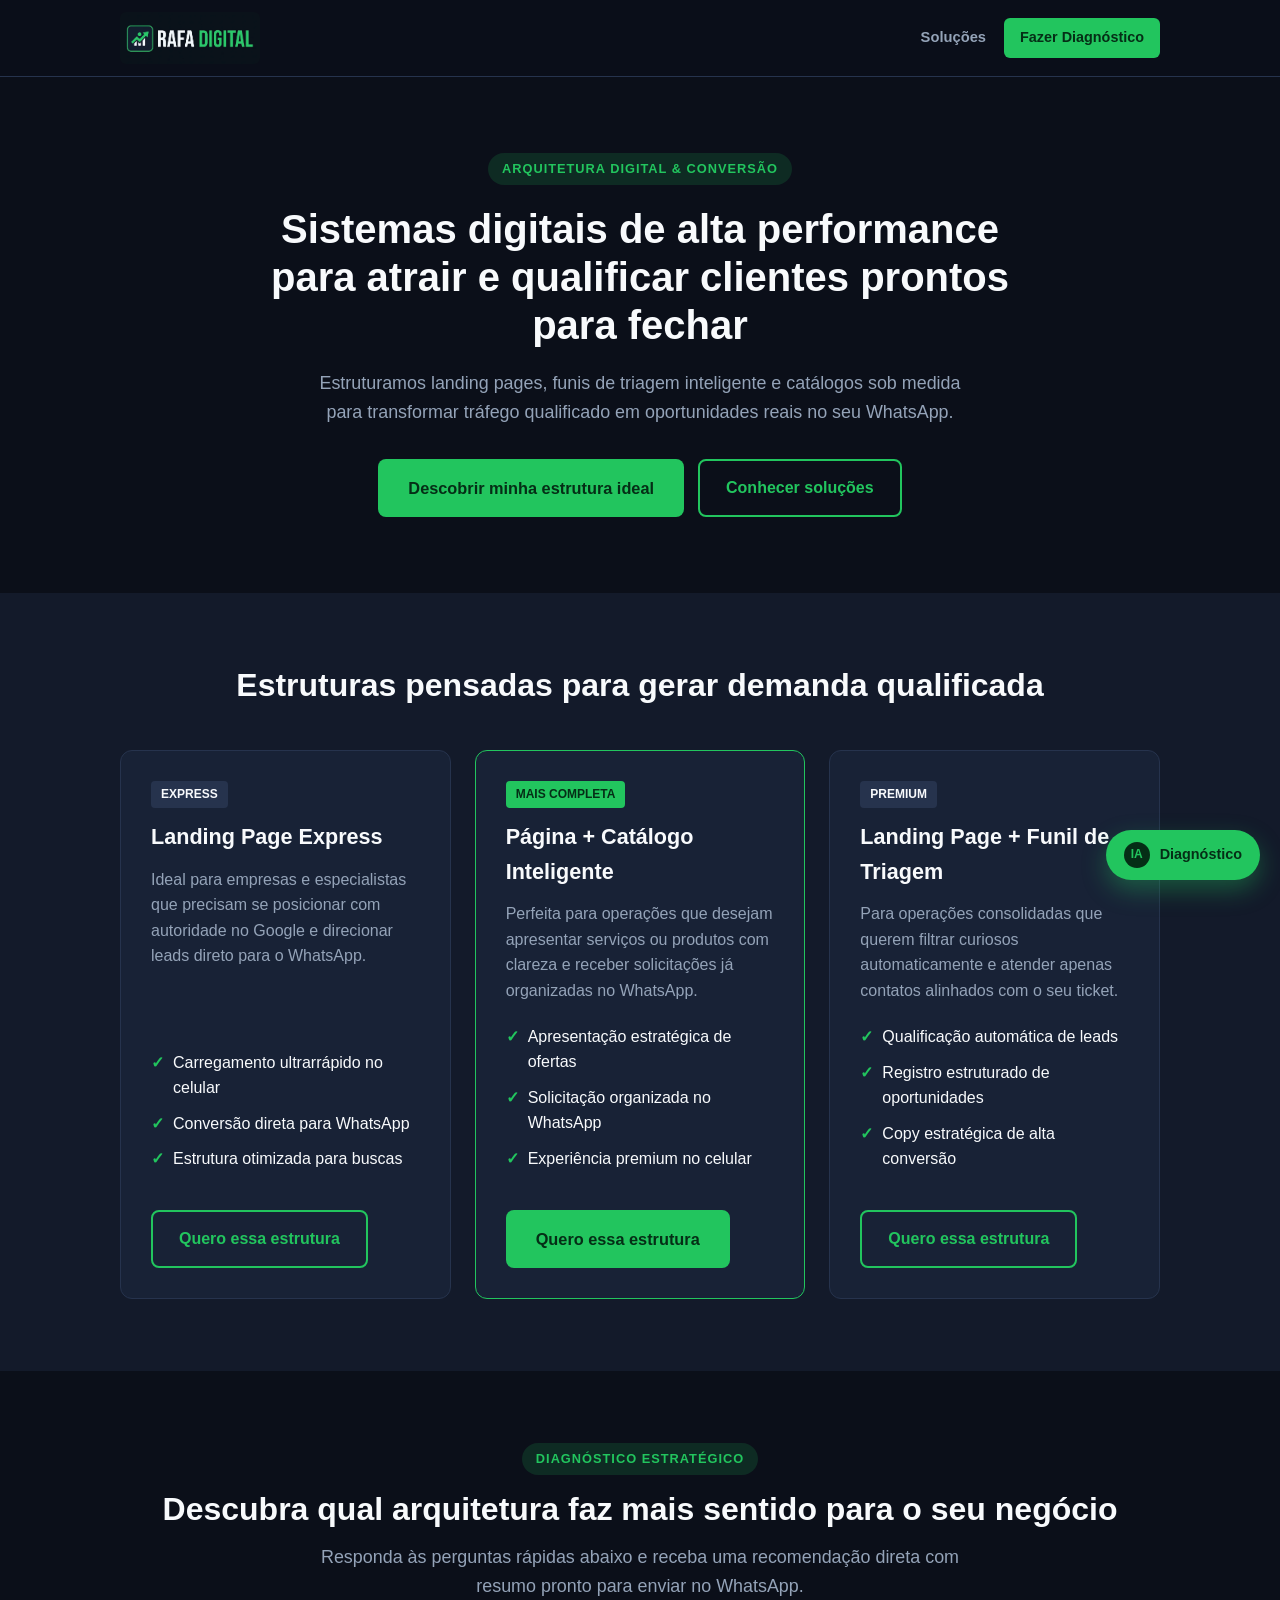
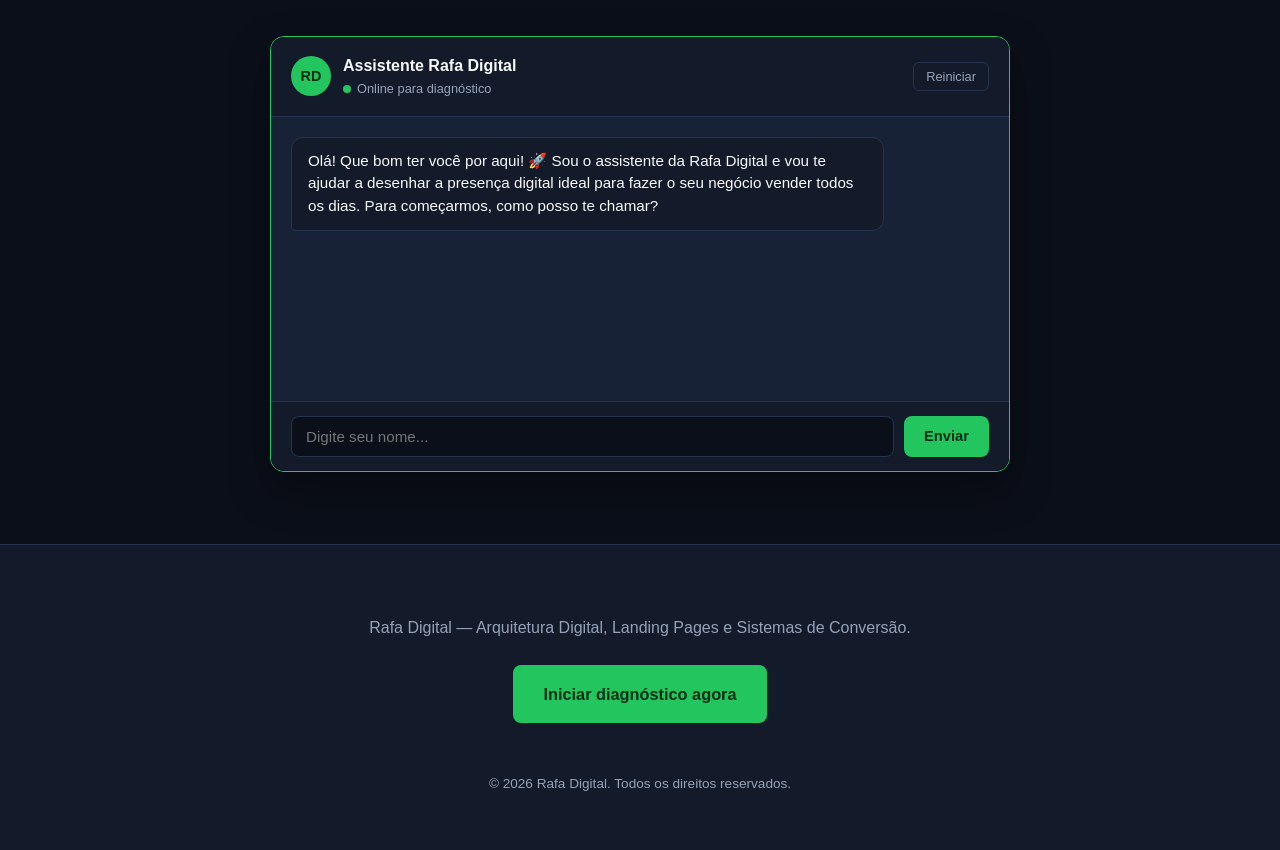
<file: index.html>
<!DOCTYPE html>
<html lang="pt-BR">
<head>
  <meta charset="UTF-8">
  <meta name="viewport" content="width=device-width, initial-scale=1.0">
  <title>Rafa Digital | Arquitetura Digital & Sistemas de Conversão</title>
  <meta name="description" content="Estruturamos ecossistemas digitais com landing pages de alta performance e triagem inteligente para atrair e qualificar clientes prontos para fechar.">
  <link rel="canonical" href="https://rafaassessoriadigital.github.io/rafaassessoriadigital/">

  <!-- Ícone da aba do navegador (Favicon) -->
  <link rel="icon" type="image/png" href="logo.png">

  <!-- Open Graph / WhatsApp / Redes Sociais -->
  <meta property="og:type" content="website">
  <meta property="og:locale" content="pt_BR">
  <meta property="og:site_name" content="Rafa Digital">
  <meta property="og:url" content="https://rafaassessoriadigital.github.io/rafaassessoriadigital/">
  <meta property="og:title" content="Rafa Digital | Arquitetura Digital & Sistemas de Conversão">
  <meta property="og:description" content="Estruturamos ecossistemas digitais com landing pages de alta performance e triagem inteligente para atrair e qualificar clientes prontos para fechar.">
  <meta property="og:image" content="https://rafaassessoriadigital.github.io/rafaassessoriadigital/logo.png?v=2">
  <meta property="og:image:secure_url" content="https://rafaassessoriadigital.github.io/rafaassessoriadigital/logo.png?v=2">
  <meta property="og:image:type" content="image/png">
  <meta property="og:image:width" content="1200">
  <meta property="og:image:height" content="675">
  <meta property="og:image:alt" content="Logotipo Rafa Digital">

  <!-- Twitter / X -->
  <meta name="twitter:card" content="summary_large_image">
  <meta name="twitter:title" content="Rafa Digital | Arquitetura Digital & Sistemas de Conversão">
  <meta name="twitter:description" content="Estruturamos ecossistemas digitais com landing pages de alta performance e triagem inteligente para atrair e qualificar clientes prontos para fechar.">
  <meta name="twitter:image" content="https://rafaassessoriadigital.github.io/rafaassessoriadigital/logo.png?v=2">

  <link rel="stylesheet" href="style.css">

  <!-- Dados Estruturados para o Google (JSON-LD) -->
  <script type="application/ld+json">
  {
    "@context": "https://schema.org",
    "@type": "ProfessionalService",
    "name": "Rafa Digital",
    "url": "https://rafaassessoriadigital.github.io/rafaassessoriadigital/",
    "logo": "https://rafaassessoriadigital.github.io/rafaassessoriadigital/logo.png",
    "image": "https://rafaassessoriadigital.github.io/rafaassessoriadigital/logo.png",
    "description": "Arquitetura digital, landing pages de alta performance e sistemas de triagem inteligente integrados ao WhatsApp para atrair e qualificar clientes.",
    "telephone": "+55-41-98868-5625",
    "areaServed": [
      { "@type": "City", "name": "Pinhais" },
      { "@type": "City", "name": "Curitiba" },
      { "@type": "Country", "name": "Brasil" }
    ],
    "priceRange": "$$$"
  }
  </script>
</head>
<body>
  <header class="topo">
    <div class="container flex-topo">
      <a href="#" class="logo">
        <img src="logo.png" alt="Rafa Digital" class="logo-img">
      </a>
      <nav class="topo-acoes">
        <a href="#modelos" class="link-topo">Soluções</a>
        <a href="#triagem-ia" class="btn-pequeno" data-origem="topo">Fazer Diagnóstico</a>
      </nav>
    </div>
  </header>

  <main>
    <section class="hero">
      <div class="container">
        <span class="tag">ARQUITETURA DIGITAL & CONVERSÃO</span>
        <h1>Sistemas digitais de alta performance para atrair e qualificar clientes prontos para fechar</h1>
        <p class="subtitulo">
          Estruturamos landing pages, funis de triagem inteligente e catálogos sob medida para transformar tráfego qualificado em oportunidades reais no seu WhatsApp.
        </p>
        <div class="hero-botoes">
          <a href="#triagem-ia" class="btn-principal" data-origem="hero_principal">Descobrir minha estrutura ideal</a>
          <a href="#modelos" class="btn-secundario">Conhecer soluções</a>
        </div>
      </div>
    </section>

    <section id="modelos" class="secao-escura">
      <div class="container">
        <h2>Estruturas pensadas para gerar demanda qualificada</h2>
        <div class="grid-3">
          <div class="card">
            <span class="badge-sec">EXPRESS</span>
            <h3>Landing Page Express</h3>
            <p>Ideal para empresas e especialistas que precisam se posicionar com autoridade no Google e direcionar leads direto para o WhatsApp.</p>
            <ul>
              <li>Carregamento ultrarrápido no celular</li>
              <li>Conversão direta para WhatsApp</li>
              <li>Estrutura otimizada para buscas</li>
            </ul>
            <a href="#triagem-ia" class="btn-secundario" data-origem="card_express">Quero essa estrutura</a>
          </div>

          <div class="card destaque">
            <span class="badge">MAIS COMPLETA</span>
            <h3>Página + Catálogo Inteligente</h3>
            <p>Perfeita para operações que desejam apresentar serviços ou produtos com clareza e receber solicitações já organizadas no WhatsApp.</p>
            <ul>
              <li>Apresentação estratégica de ofertas</li>
              <li>Solicitação organizada no WhatsApp</li>
              <li>Experiência premium no celular</li>
            </ul>
            <a href="#triagem-ia" class="btn-principal" data-origem="card_catalogo">Quero essa estrutura</a>
          </div>

          <div class="card">
            <span class="badge-sec">PREMIUM</span>
            <h3>Landing Page + Funil de Triagem</h3>
            <p>Para operações consolidadas que querem filtrar curiosos automaticamente e atender apenas contatos alinhados com o seu ticket.</p>
            <ul>
              <li>Qualificação automática de leads</li>
              <li>Registro estruturado de oportunidades</li>
              <li>Copy estratégica de alta conversão</li>
            </ul>
            <a href="#triagem-ia" class="btn-secundario" data-origem="card_premium">Quero essa estrutura</a>
          </div>
        </div>
      </div>
    </section>

    <section id="triagem-ia" class="secao">
      <div class="container">
        <div class="secao-cabecalho">
          <span class="tag">DIAGNÓSTICO ESTRATÉGICO</span>
          <h2>Descubra qual arquitetura faz mais sentido para o seu negócio</h2>
          <p class="subtitulo">Responda às perguntas rápidas abaixo e receba uma recomendação direta com resumo pronto para enviar no WhatsApp.</p>
        </div>

        <div class="chat-wrapper">
          <div class="chat-header">
            <div class="chat-avatar">RD</div>
            <div>
              <strong>Assistente Rafa Digital</strong>
              <span class="chat-status"><span class="status-dot"></span> Online para diagnóstico</span>
            </div>
            <button type="button" id="btn-reset-chat" class="btn-reset-chat">Reiniciar</button>
          </div>

          <div id="chat-mensagens" class="chat-mensagens" aria-live="polite"></div>
          <div id="chat-opcoes" class="chat-opcoes"></div>

          <form id="chat-form" class="chat-input-form">
            <input type="text" id="chat-input" placeholder="Digite sua resposta..." autocomplete="off">
            <button type="submit" class="btn-enviar-chat">Enviar</button>
          </form>
        </div>
      </div>
    </section>
  </main>

  <footer class="rodape">
    <div class="container">
      <p>Rafa Digital — Arquitetura Digital, Landing Pages e Sistemas de Conversão.</p>
      <a href="#triagem-ia" class="btn-principal" data-origem="rodape">Iniciar diagnóstico agora</a>
      <p class="copy">© 2026 Rafa Digital. Todos os direitos reservados.</p>
    </div>
  </footer>

  <a href="#triagem-ia" class="fab-ia" data-origem="botao_flutuante" aria-label="Ir para o diagnóstico">
    <span class="fab-icon">IA</span>
    <span class="fab-texto">Diagnóstico</span>
  </a>

  <script src="script.js"></script>
</body>
</html>
</file>
<file: style.css>
:root {
  --bg-principal: #0b0f19;
  --bg-secundario: #131a2a;
  --card-bg: #182236;
  --cor-destaque: #22c55e;
  --cor-destaque-hover: #16a34a;
  --texto-principal: #f8fafc;
  --texto-secundario: #94a3b8;
  --borda: #26334d;
}

*,
*::before,
*::after {
  margin: 0;
  padding: 0;
  box-sizing: border-box;
  font-family: 'Segoe UI', Tahoma, Geneva, Verdana, sans-serif;
}

html {
  scroll-behavior: smooth;
}

body {
  background-color: var(--bg-principal);
  color: var(--texto-principal);
  line-height: 1.6;
  overflow-x: hidden;
}

.container {
  max-width: 1080px;
  margin: 0 auto;
  padding: 0 20px;
}

/* Cabeçalho Compacto no Topo */
.topo {
  background-color: rgba(11, 15, 25, 0.96);
  border-bottom: 1px solid var(--borda);
  padding: 12px 0;
  position: sticky;
  top: 0;
  z-index: 100;
  backdrop-filter: blur(8px);
}

.flex-topo {
  display: flex;
  justify-content: space-between;
  align-items: center;
  gap: 16px;
  min-height: 52px;
}

.logo {
  display: inline-flex;
  align-items: center;
  text-decoration: none;
  flex-shrink: 0;
}

.logo-img {
  height: 52px;
  width: auto;
  max-width: 320px;
  object-fit: contain;
  border-radius: 6px;
  display: block;
}

.topo-acoes {
  display: flex;
  align-items: center;
  gap: 18px;
}

.link-topo {
  color: var(--texto-secundario);
  text-decoration: none;
  font-size: 0.92rem;
  font-weight: 600;
  white-space: nowrap;
  transition: color 0.2s;
}

.link-topo:hover {
  color: var(--cor-destaque);
}

.btn-pequeno {
  background-color: var(--cor-destaque);
  color: #052e16;
  height: 40px;
  display: inline-flex;
  align-items: center;
  padding: 0 16px;
  border-radius: 6px;
  text-decoration: none;
  font-weight: 700;
  font-size: 0.9rem;
  white-space: nowrap;
  transition: background-color 0.2s, transform 0.2s;
}

.btn-pequeno:hover {
  background-color: var(--cor-destaque-hover);
  transform: translateY(-1px);
}

/* Hero */
.hero {
  padding: 76px 0;
  text-align: center;
}

.tag {
  display: inline-block;
  background-color: rgba(34, 197, 94, 0.15);
  color: var(--cor-destaque);
  padding: 6px 14px;
  border-radius: 20px;
  font-size: 0.8rem;
  font-weight: 700;
  letter-spacing: 1px;
}

.hero h1 {
  font-size: 2.5rem;
  max-width: 800px;
  margin: 20px auto;
  line-height: 1.2;
}

.subtitulo {
  color: var(--texto-secundario);
  font-size: 1.12rem;
  max-width: 650px;
  margin: 0 auto 32px auto;
}

.hero-botoes {
  display: flex;
  justify-content: center;
  flex-wrap: wrap;
  gap: 14px;
}

.btn-principal {
  display: inline-block;
  background-color: var(--cor-destaque);
  color: #052e16;
  padding: 16px 30px;
  border-radius: 8px;
  text-decoration: none;
  font-weight: 800;
  font-size: 1.02rem;
  transition: background-color 0.2s, transform 0.2s;
}

.btn-principal:hover {
  background-color: var(--cor-destaque-hover);
  transform: translateY(-2px);
}

.btn-secundario {
  display: inline-block;
  border: 2px solid var(--cor-destaque);
  color: var(--cor-destaque);
  padding: 14px 26px;
  border-radius: 8px;
  text-decoration: none;
  font-weight: 700;
  font-size: 1rem;
  transition: background-color 0.2s, color 0.2s, transform 0.2s;
}

.btn-secundario:hover {
  background-color: var(--cor-destaque);
  color: #052e16;
  transform: translateY(-2px);
}

/* Seções e Grids */
.secao-escura {
  background-color: var(--bg-secundario);
  padding: 72px 0;
}

.secao {
  padding: 72px 0;
}

.secao-cabecalho {
  text-align: center;
  margin-bottom: 36px;
}

.secao-cabecalho h2 {
  margin-top: 14px;
  margin-bottom: 14px;
}

h2 {
  text-align: center;
  font-size: 2rem;
  line-height: 1.25;
  margin-bottom: 45px;
}

.grid-3 {
  display: grid;
  grid-template-columns: repeat(auto-fit, minmax(280px, 1fr));
  gap: 24px;
}

.grid-2 {
  display: grid;
  grid-template-columns: repeat(auto-fit, minmax(320px, 1fr));
  gap: 30px;
}

.card {
  display: flex;
  flex-direction: column;
  align-items: flex-start;
  background-color: var(--card-bg);
  border: 1px solid var(--borda);
  border-radius: 12px;
  padding: 30px;
}

.card.destaque {
  border-color: var(--cor-destaque);
}

.card h3 {
  font-size: 1.35rem;
  margin: 12px 0;
}

.card p {
  color: var(--texto-secundario);
  margin-bottom: 20px;
  flex-grow: 1;
}

.card ul {
  list-style: none;
  margin-bottom: 28px;
  width: 100%;
}

.card ul li {
  margin-bottom: 10px;
  padding-left: 22px;
  position: relative;
}

.card ul li::before {
  content: "✓";
  color: var(--cor-destaque);
  position: absolute;
  left: 0;
  font-weight: bold;
}

.badge {
  display: inline-block;
  background-color: var(--cor-destaque);
  color: #052e16;
  font-size: 0.75rem;
  font-weight: 800;
  padding: 4px 10px;
  border-radius: 4px;
}

.badge-sec {
  display: inline-block;
  background-color: var(--borda);
  color: var(--texto-principal);
  font-size: 0.75rem;
  font-weight: 700;
  padding: 4px 10px;
  border-radius: 4px;
}

/* Chat Agente de IA */
.chat-wrapper {
  max-width: 740px;
  margin: 0 auto;
  background-color: var(--card-bg);
  border: 1px solid var(--cor-destaque);
  border-radius: 14px;
  overflow: hidden;
  box-shadow: 0 18px 40px rgba(0, 0, 0, 0.35);
}

.chat-header {
  display: flex;
  align-items: center;
  gap: 12px;
  padding: 16px 20px;
  background-color: var(--bg-secundario);
  border-bottom: 1px solid var(--borda);
}

.chat-avatar {
  width: 40px;
  height: 40px;
  border-radius: 50%;
  background-color: var(--cor-destaque);
  color: #052e16;
  font-weight: 900;
  font-size: 0.9rem;
  display: flex;
  align-items: center;
  justify-content: center;
  flex-shrink: 0;
}

.chat-header strong {
  display: block;
  font-size: 1rem;
}

.chat-status {
  display: flex;
  align-items: center;
  gap: 6px;
  font-size: 0.8rem;
  color: var(--texto-secundario);
}

.status-dot {
  width: 8px;
  height: 8px;
  border-radius: 50%;
  background-color: var(--cor-destaque);
}

.btn-reset-chat {
  margin-left: auto;
  background: transparent;
  border: 1px solid var(--borda);
  color: var(--texto-secundario);
  padding: 6px 12px;
  border-radius: 6px;
  font-size: 0.8rem;
  cursor: pointer;
  transition: border-color 0.2s, color 0.2s;
}

.btn-reset-chat:hover {
  border-color: var(--cor-destaque);
  color: var(--texto-principal);
}

.chat-mensagens {
  padding: 20px;
  min-height: 270px;
  max-height: 390px;
  overflow-y: auto;
  display: flex;
  flex-direction: column;
  gap: 12px;
}

.msg {
  max-width: 85%;
  padding: 12px 16px;
  border-radius: 12px;
  font-size: 0.95rem;
  line-height: 1.5;
  animation: fadeInMsg 0.2s ease;
}

@keyframes fadeInMsg {
  from { opacity: 0; transform: translateY(4px); }
  to { opacity: 1; transform: translateY(0); }
}

.msg-ia {
  align-self: flex-start;
  background-color: var(--bg-secundario);
  border: 1px solid var(--borda);
  color: var(--texto-principal);
  border-bottom-left-radius: 4px;
}

.msg-user {
  align-self: flex-end;
  background-color: var(--cor-destaque);
  color: #052e16;
  font-weight: 600;
  border-bottom-right-radius: 4px;
}

.msg-cta-whats {
  display: inline-block;
  margin-top: 12px;
  background-color: var(--cor-destaque);
  color: #052e16;
  font-weight: 800;
  text-decoration: none;
  padding: 12px 18px;
  border-radius: 8px;
  font-size: 0.92rem;
  transition: background-color 0.2s;
}

.msg-cta-whats:hover {
  background-color: var(--cor-destaque-hover);
}

.chat-opcoes {
  padding: 0 20px 14px 20px;
  display: flex;
  flex-wrap: wrap;
  gap: 8px;
}

.chip-opcao {
  background-color: rgba(34, 197, 94, 0.12);
  border: 1px solid rgba(34, 197, 94, 0.45);
  color: var(--cor-destaque);
  padding: 8px 14px;
  border-radius: 20px;
  font-size: 0.85rem;
  font-weight: 600;
  cursor: pointer;
  transition: background-color 0.2s, color 0.2s;
}

.chip-opcao:hover {
  background-color: var(--cor-destaque);
  color: #052e16;
}

.chat-input-form {
  display: flex;
  gap: 10px;
  padding: 14px 20px;
  background-color: var(--bg-secundario);
  border-top: 1px solid var(--borda);
}

.chat-input-form input {
  flex: 1;
  background-color: var(--bg-principal);
  border: 1px solid var(--borda);
  border-radius: 8px;
  padding: 11px 14px;
  color: var(--texto-principal);
  font-size: 0.95rem;
  outline: none;
}

.chat-input-form input:focus {
  border-color: var(--cor-destaque);
}

.btn-enviar-chat {
  background-color: var(--cor-destaque);
  color: #052e16;
  border: none;
  border-radius: 8px;
  padding: 0 20px;
  font-weight: 800;
  font-size: 0.92rem;
  cursor: pointer;
  transition: background-color 0.2s;
}

.btn-enviar-chat:hover {
  background-color: var(--cor-destaque-hover);
}

/* Showcase Simulador de Exemplo */
.showcase-grid {
  display: grid;
  grid-template-columns: 1fr 1fr;
  gap: 28px;
  align-items: stretch;
}

.showcase-acoes {
  display: flex;
  flex-direction: column;
  gap: 12px;
  width: 100%;
}

.showcase-acoes .btn-principal,
.showcase-acoes .btn-secundario {
  text-align: center;
  width: 100%;
}

.preview-frame-card {
  background-color: var(--card-bg);
  border: 1px solid var(--borda);
  border-radius: 12px;
  overflow: hidden;
  display: flex;
  flex-direction: column;
  min-height: 360px;
}

.browser-bar {
  display: flex;
  align-items: center;
  gap: 7px;
  padding: 10px 14px;
  background-color: var(--bg-principal);
  border-bottom: 1px solid var(--borda);
}

.dot {
  width: 10px;
  height: 10px;
  border-radius: 50%;
}

.dot.red { background-color: #ef4444; }
.dot.yellow { background-color: #eab308; }
.dot.green { background-color: #22c55e; }

.browser-url {
  margin-left: 8px;
  font-size: 0.78rem;
  color: var(--texto-secundario);
  background-color: var(--bg-secundario);
  padding: 3px 10px;
  border-radius: 4px;
  flex: 1;
  white-space: nowrap;
  overflow: hidden;
  text-overflow: ellipsis;
}

.preview-fallback {
  flex: 1;
  display: flex;
  flex-direction: column;
  align-items: center;
  justify-content: center;
  text-align: center;
  padding: 36px 24px;
  gap: 14px;
  background: radial-gradient(circle at top, rgba(34, 197, 94, 0.12), transparent 65%);
}

.preview-fallback h4 {
  font-size: 1.3rem;
  color: var(--texto-principal);
}

.preview-fallback p {
  color: var(--texto-secundario);
  max-width: 380px;
  font-size: 0.95rem;
  margin-bottom: 6px;
}

/* Rodapé */
.rodape {
  background-color: var(--bg-secundario);
  border-top: 1px solid var(--borda);
  padding: 70px 0 30px 0;
  text-align: center;
}

.rodape p {
  color: var(--texto-secundario);
  margin-bottom: 25px;
}

.copy {
  margin-top: 50px !important;
  font-size: 0.85rem;
}

/* Botão Flutuante IA */
.fab-ia {
  position: fixed;
  right: 20px;
  bottom: 20px;
  z-index: 90;
  display: flex;
  align-items: center;
  gap: 10px;
  background-color: var(--cor-destaque);
  color: #052e16;
  text-decoration: none;
  padding: 12px 18px;
  border-radius: 50px;
  font-weight: 800;
  font-size: 0.9rem;
  box-shadow: 0 10px 25px rgba(34, 197, 94, 0.35);
  transition: transform 0.2s, background-color 0.2s;
}

.fab-ia:hover {
  background-color: var(--cor-destaque-hover);
  transform: translateY(-2px);
}

.fab-icon {
  background-color: #052e16;
  color: var(--cor-destaque);
  width: 26px;
  height: 26px;
  border-radius: 50%;
  display: inline-flex;
  align-items: center;
  justify-content: center;
  font-size: 0.75rem;
  font-weight: 900;
}

/* Responsivo para Celular */
@media (max-width: 820px) {
  .showcase-grid {
    grid-template-columns: 1fr;
  }
}

@media (max-width: 600px) {
  .logo-img {
    height: 44px;
    max-width: 220px;
  }

  .btn-pequeno {
    height: 36px;
    padding: 0 12px;
    font-size: 0.82rem;
  }

  .link-topo {
    display: none;
  }

  .hero {
    padding: 56px 0;
  }

  .hero h1 {
    font-size: 1.85rem;
  }

  .subtitulo {
    font-size: 1rem;
  }

  h2 {
    font-size: 1.6rem;
    margin-bottom: 32px;
  }

  .secao,
  .secao-escura {
    padding: 52px 0;
  }

  .card {
    padding: 24px;
  }

  .btn-principal,
  .btn-secundario {
    width: 100%;
    text-align: center;
  }

  .msg {
    max-width: 92%;
  }

  .fab-texto {
    display: none;
  }

  .fab-ia {
    padding: 14px;
  }
}
</file>
